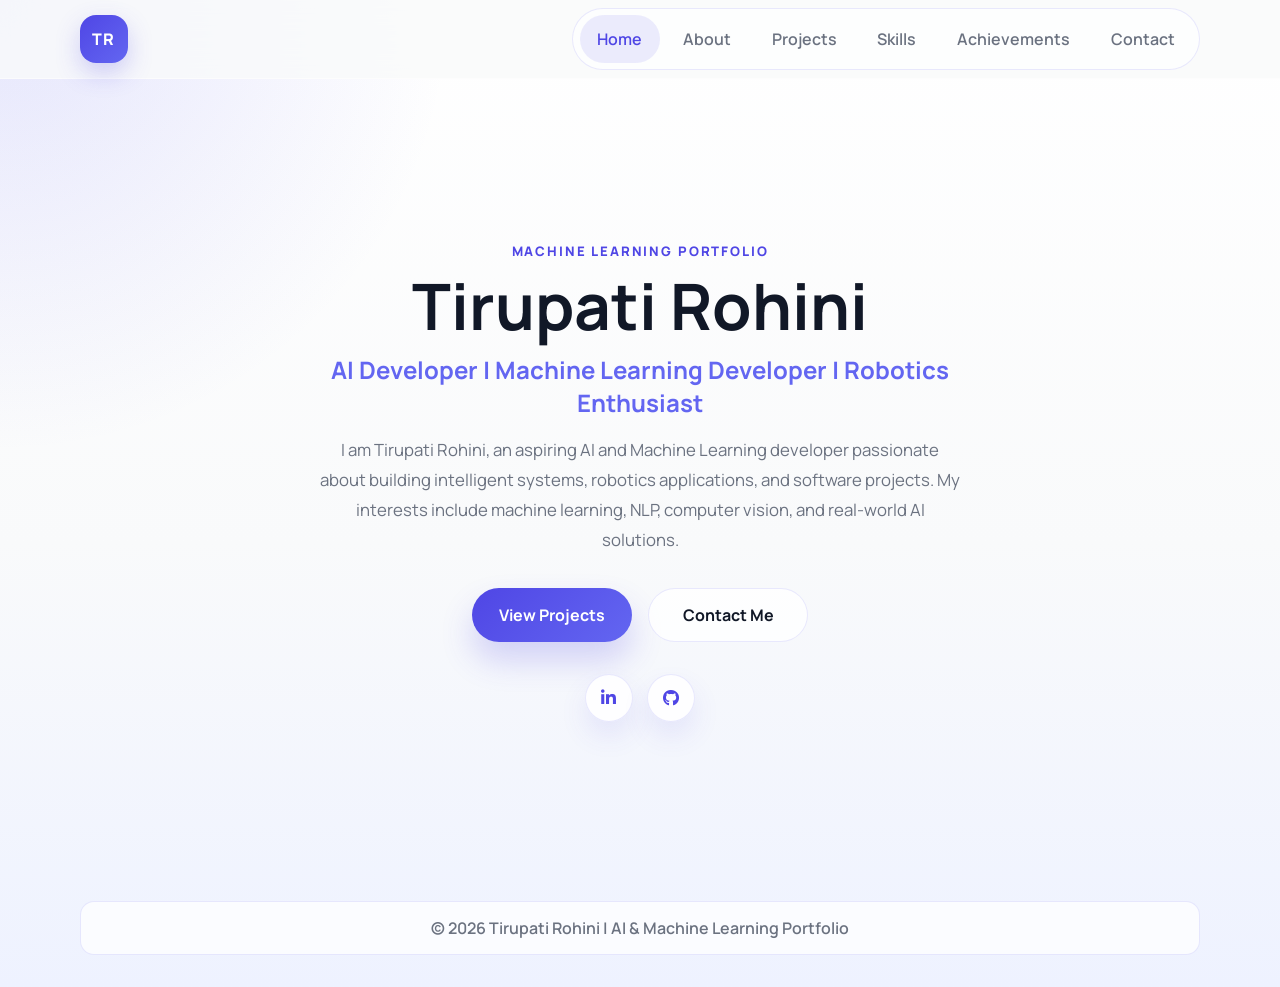
<file: index.html>
<!DOCTYPE html>
<html lang="en">
<head>
  <meta charset="UTF-8">
  <meta name="viewport" content="width=device-width, initial-scale=1.0">
  <title>Tirupati Rohini | AI & Machine Learning Portfolio</title>
  <meta
    name="description"
    content="Tirupati Rohini is an AI and Machine Learning enthusiast passionate about intelligent systems, data analysis, robotics, and software development."
  >
  <meta
    name="keywords"
    content="Tirupati Rohini, AI developer, machine learning portfolio, software engineer, robotics, ML projects, AI projects"
  >
  <meta name="author" content="Tirupati Rohini">
  <meta name="robots" content="index, follow">
  <link rel="canonical" href="https://YOUR-RENDER-URL.onrender.com/">

  <!-- Open Graph -->
  <meta property="og:title" content="Tirupati Rohini | AI & Machine Learning Portfolio">
  <meta property="og:description" content="Portfolio showcasing AI, ML, robotics, and software projects by Tirupati Rohini.">
  <meta property="og:type" content="website">
  <meta property="og:url" content="https://YOUR-RENDER-URL.onrender.com">

  <!-- Twitter -->
  <meta name="twitter:card" content="summary_large_image">
  <meta name="twitter:title" content="Tirupati Rohini | AI & ML Portfolio">
  <meta name="twitter:description" content="AI and Machine Learning Portfolio by Tirupati Rohini">
  <link rel="preconnect" href="https://fonts.googleapis.com">
  <link rel="preconnect" href="https://fonts.gstatic.com" crossorigin>
  <link href="https://fonts.googleapis.com/css2?family=Manrope:wght@400;500;600;700;800&display=swap" rel="stylesheet">
  <link rel="stylesheet" href="https://cdnjs.cloudflare.com/ajax/libs/font-awesome/6.5.2/css/all.min.css">
  <link rel="stylesheet" href="index.css">
</head>
<body>
  <a class="skip-link" href="#main-content">Skip to main content</a>
  <header class="site-header">
    <nav class="navbar" aria-label="Primary navigation">
      <a class="brand" href="index.html">TR</a>
      <input class="nav-toggle" type="checkbox" id="nav-toggle" aria-label="Toggle navigation menu" aria-controls="primary-menu">
      <label class="nav-toggle-label" for="nav-toggle" aria-hidden="true">
        <span></span>
      </label>
      <ul class="nav-links" id="primary-menu">
        <li><a class="active" href="index.html">Home</a></li>
        <li><a href="about.html">About</a></li>
        <li><a href="projects.html">Projects</a></li>
        <li><a href="skills.html">Skills</a></li>
        <li><a href="achievements.html">Achievements</a></li>
        <li><a href="contact.html">Contact</a></li>
      </ul>
    </nav>
  </header>

  <main id="main-content">
    <section class="hero" aria-labelledby="home-title">
      <div class="hero-copy">
        <p class="eyebrow">Machine Learning Portfolio</p>
        <h1 id="home-title">Tirupati Rohini</h1>
        <p class="title">AI Developer | Machine Learning Developer | Robotics Enthusiast</p>
        <p class="intro">
          I am Tirupati Rohini, an aspiring AI and Machine Learning developer passionate about
          building intelligent systems, robotics applications, and software projects.
          My interests include machine learning, NLP, computer vision, and real-world AI solutions.
        </p>
        <div class="hero-actions">
          <a class="btn btn-primary" href="projects.html">View Projects</a>
          <a class="btn btn-secondary" href="contact.html">Contact Me</a>
        </div>
        <div class="social-links" aria-label="Social links">
          <a href="https://www.linkedin.com/in/tirupatirohini/" target="_blank" rel="noreferrer" aria-label="LinkedIn">
            <i class="fa-brands fa-linkedin-in"></i>
          </a>
          <a href="https://github.com/Rohini1204" target="_blank" rel="noreferrer" aria-label="GitHub">
            <i class="fa-brands fa-github"></i>
          </a>
        </div>
      </div>
    </section>
  </main>
  <footer class="footer">
    <p>&copy; 2026 Tirupati Rohini | AI &amp; Machine Learning Portfolio</p>
  </footer>
</body>
</html>
</file>
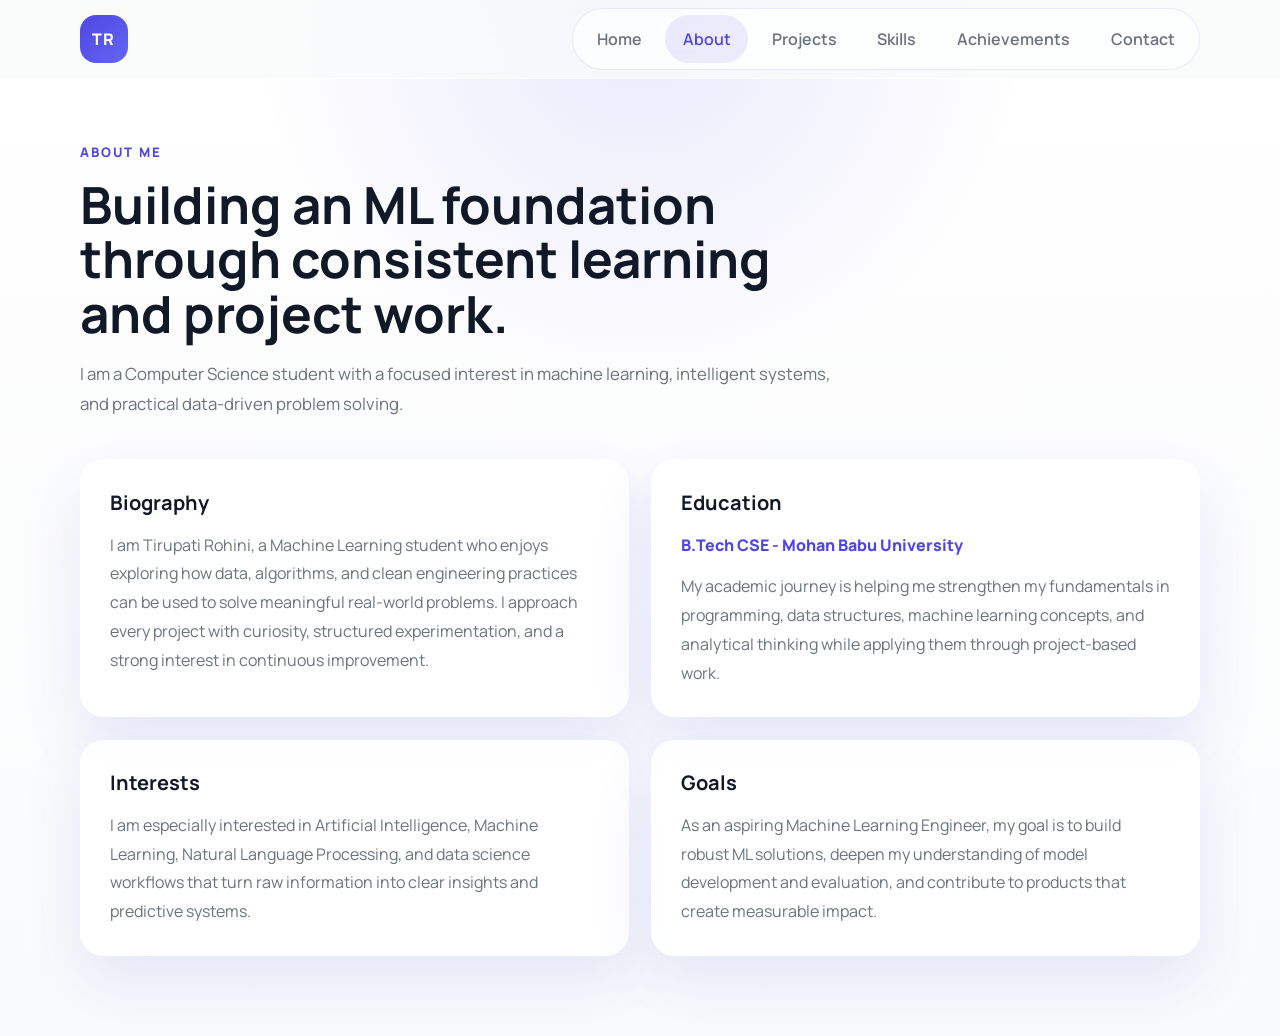
<file: about.html>
<!DOCTYPE html>
<html lang="en">
<head>
  <meta charset="UTF-8">
  <meta name="viewport" content="width=device-width, initial-scale=1.0">
  <title>About | Tirupati Rohini</title>
  <meta name="description" content="About Tirupati Rohini, a Machine Learning student interested in AI, data science, and intelligent systems.">
  <link rel="preconnect" href="https://fonts.googleapis.com">
  <link rel="preconnect" href="https://fonts.gstatic.com" crossorigin>
  <link href="https://fonts.googleapis.com/css2?family=Manrope:wght@400;500;600;700;800&display=swap" rel="stylesheet">
  <link rel="stylesheet" href="about.css">
</head>
<body>
  <header class="site-header">
    <nav class="navbar" aria-label="Primary navigation">
      <a class="brand" href="index.html">TR</a>
      <input class="nav-toggle" type="checkbox" id="nav-toggle" aria-label="Toggle navigation">
      <label class="nav-toggle-label" for="nav-toggle"><span></span></label>
      <ul class="nav-links">
        <li><a href="index.html">Home</a></li>
        <li><a class="active" href="about.html">About</a></li>
        <li><a href="projects.html">Projects</a></li>
        <li><a href="skills.html">Skills</a></li>
        <li><a href="achievements.html">Achievements</a></li>
        <li><a href="contact.html">Contact</a></li>
      </ul>
    </nav>
  </header>

  <main class="page-shell">
    <section class="page-hero">
      <p class="eyebrow">About Me</p>
      <h1>Building an ML foundation through consistent learning and project work.</h1>
      <p>
        I am a Computer Science student with a focused interest in machine learning, intelligent systems,
        and practical data-driven problem solving.
      </p>
    </section>

    <section class="about-grid">
      <article class="info-card">
        <h2>Biography</h2>
        <p>
          I am Tirupati Rohini, a Machine Learning student who enjoys exploring how data, algorithms,
          and clean engineering practices can be used to solve meaningful real-world problems. I approach
          every project with curiosity, structured experimentation, and a strong interest in continuous improvement.
        </p>
      </article>

      <article class="info-card">
        <h2>Education</h2>
        <p class="highlight">B.Tech CSE - Mohan Babu University</p>
        <p>
          My academic journey is helping me strengthen my fundamentals in programming, data structures,
          machine learning concepts, and analytical thinking while applying them through project-based work.
        </p>
      </article>

      <article class="info-card">
        <h2>Interests</h2>
        <p>
          I am especially interested in Artificial Intelligence, Machine Learning, Natural Language Processing,
          and data science workflows that turn raw information into clear insights and predictive systems.
        </p>
      </article>

      <article class="info-card">
        <h2>Goals</h2>
        <p>
          As an aspiring Machine Learning Engineer, my goal is to build robust ML solutions, deepen my understanding
          of model development and evaluation, and contribute to products that create measurable impact.
        </p>
      </article>
    </section>
  </main>
</body>
</html>
</file>
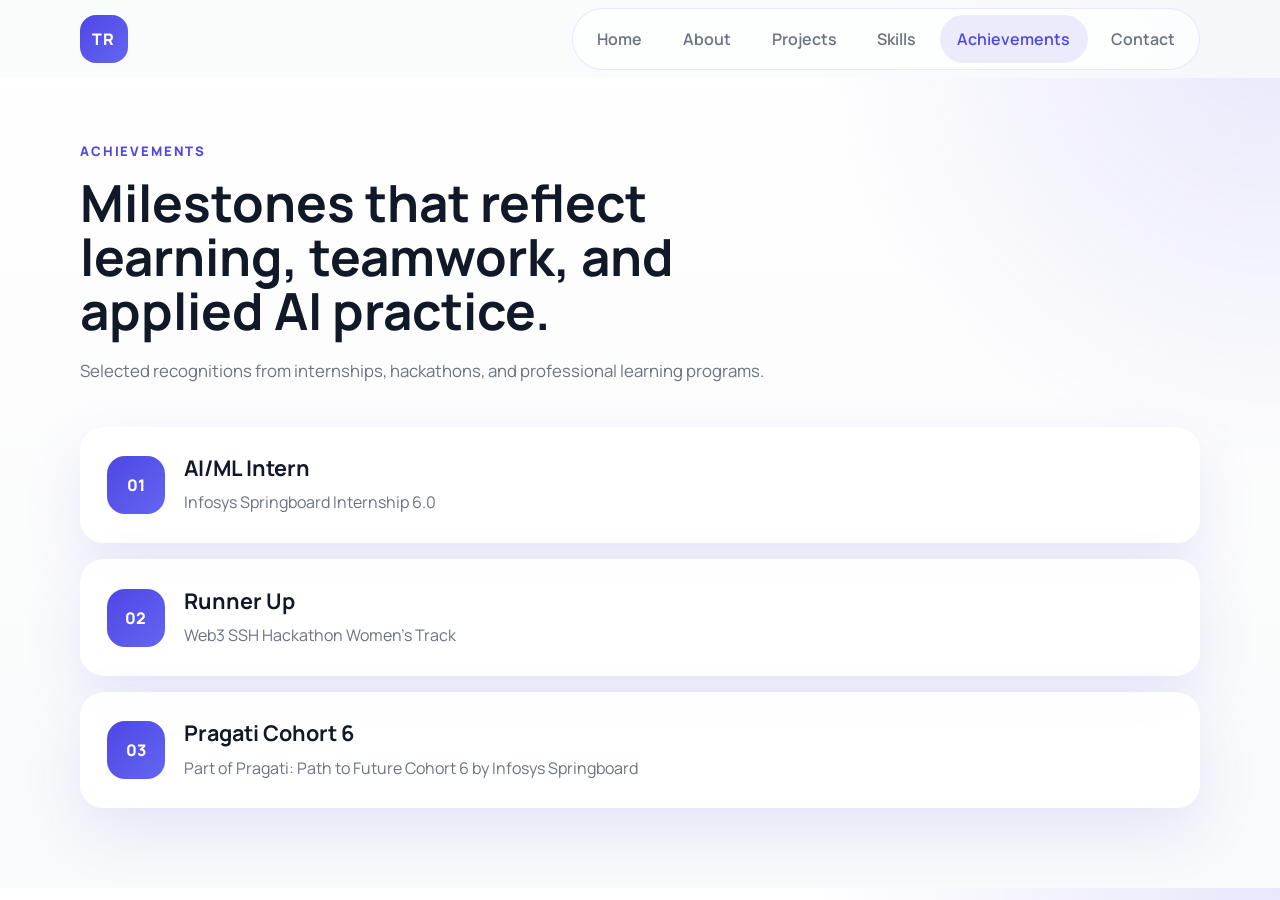
<file: achievements.html>
<!DOCTYPE html>
<html lang="en">
<head>
  <meta charset="UTF-8">
  <meta name="viewport" content="width=device-width, initial-scale=1.0">
  <title>Achievements | Tirupati Rohini</title>
  <meta name="description" content="Achievements, internships, and recognition earned by Tirupati Rohini.">
  <link rel="preconnect" href="https://fonts.googleapis.com">
  <link rel="preconnect" href="https://fonts.gstatic.com" crossorigin>
  <link href="https://fonts.googleapis.com/css2?family=Manrope:wght@400;500;600;700;800&display=swap" rel="stylesheet">
  <link rel="stylesheet" href="achievements.css">
</head>
<body>
  <header class="site-header">
    <nav class="navbar" aria-label="Primary navigation">
      <a class="brand" href="index.html">TR</a>
      <input class="nav-toggle" type="checkbox" id="nav-toggle" aria-label="Toggle navigation">
      <label class="nav-toggle-label" for="nav-toggle"><span></span></label>
      <ul class="nav-links">
        <li><a href="index.html">Home</a></li>
        <li><a href="about.html">About</a></li>
        <li><a href="projects.html">Projects</a></li>
        <li><a href="skills.html">Skills</a></li>
        <li><a class="active" href="achievements.html">Achievements</a></li>
        <li><a href="contact.html">Contact</a></li>
      </ul>
    </nav>
  </header>

  <main class="page-shell">
    <section class="page-hero">
      <p class="eyebrow">Achievements</p>
      <h1>Milestones that reflect learning, teamwork, and applied AI practice.</h1>
      <p>Selected recognitions from internships, hackathons, and professional learning programs.</p>
    </section>

    <section class="achievements-list" aria-label="Achievement list">
      <article class="achievement-card">
        <span class="achievement-number">01</span>
        <div>
          <h2>AI/ML Intern</h2>
          <p>Infosys Springboard Internship 6.0</p>
        </div>
      </article>

      <article class="achievement-card">
        <span class="achievement-number">02</span>
        <div>
          <h2>Runner Up</h2>
          <p>Web3 SSH Hackathon Women's Track</p>
        </div>
      </article>

      <article class="achievement-card">
        <span class="achievement-number">03</span>
        <div>
          <h2>Pragati Cohort 6</h2>
          <p>Part of Pragati: Path to Future Cohort 6 by Infosys Springboard</p>
        </div>
      </article>
    </section>
  </main>
</body>
</html>
</file>
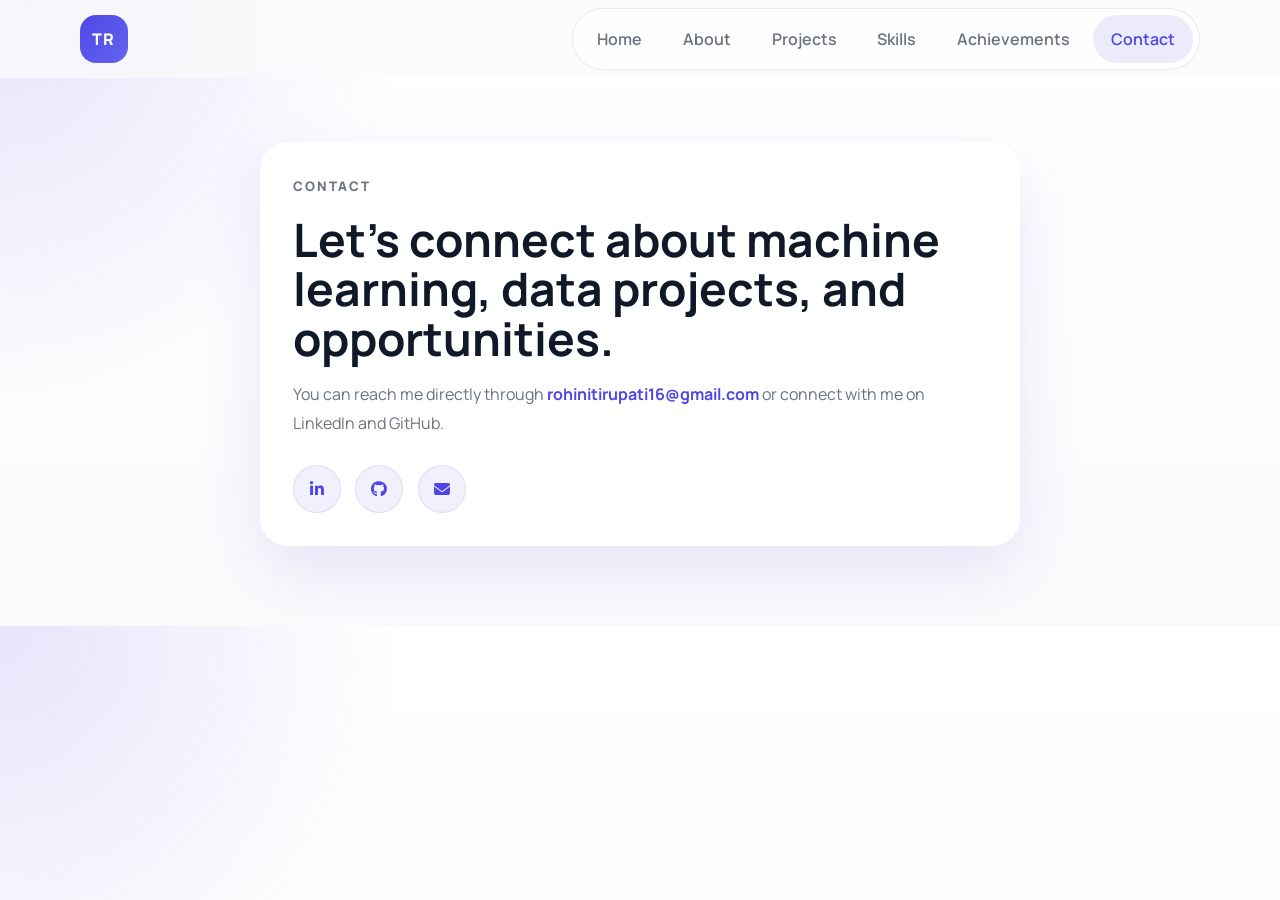
<file: contact.html>
<!DOCTYPE html>
<html lang="en">
<head>
  <meta charset="UTF-8">
  <meta name="viewport" content="width=device-width, initial-scale=1.0">
  <title>Contact | Tirupati Rohini</title>
  <meta name="description" content="Contact Tirupati Rohini for collaboration, projects, and opportunities.">
  <link rel="preconnect" href="https://fonts.googleapis.com">
  <link rel="preconnect" href="https://fonts.gstatic.com" crossorigin>
  <link href="https://fonts.googleapis.com/css2?family=Manrope:wght@400;500;600;700;800&display=swap" rel="stylesheet">
  <link rel="stylesheet" href="https://cdnjs.cloudflare.com/ajax/libs/font-awesome/6.5.2/css/all.min.css">
  <link rel="stylesheet" href="contact.css">
</head>
<body>
  <header class="site-header">
    <nav class="navbar" aria-label="Primary navigation">
      <a class="brand" href="index.html">TR</a>
      <input class="nav-toggle" type="checkbox" id="nav-toggle" aria-label="Toggle navigation">
      <label class="nav-toggle-label" for="nav-toggle"><span></span></label>
      <ul class="nav-links">
        <li><a href="index.html">Home</a></li>
        <li><a href="about.html">About</a></li>
        <li><a href="projects.html">Projects</a></li>
        <li><a href="skills.html">Skills</a></li>
        <li><a href="achievements.html">Achievements</a></li>
        <li><a class="active" href="contact.html">Contact</a></li>
      </ul>
    </nav>
  </header>

  <main class="page-shell">
    <section class="contact-panel">
      <div class="contact-copy">
        <p class="eyebrow">Contact</p>
        <h1>Let's connect about machine learning, data projects, and opportunities.</h1>
        <p>
          You can reach me directly through
          <a href="mailto:rohinitirupati16@gmail.com">rohinitirupati16@gmail.com</a>
          or connect with me on LinkedIn and GitHub.
        </p>
        <div class="contact-links" aria-label="External links">
          <a href="https://www.linkedin.com/in/tirupatirohini/" target="_blank" rel="noreferrer" aria-label="LinkedIn">
            <i class="fa-brands fa-linkedin-in"></i>
          </a>
          <a href="https://github.com/Rohini1204" target="_blank" rel="noreferrer" aria-label="GitHub">
            <i class="fa-brands fa-github"></i>
          </a>
          <a href="mailto:rohinitirupati16@gmail.com" aria-label="Email">
            <i class="fa-solid fa-envelope"></i>
          </a>
        </div>
      </div>
    </section>
  </main>
</body>
</html>
</file>
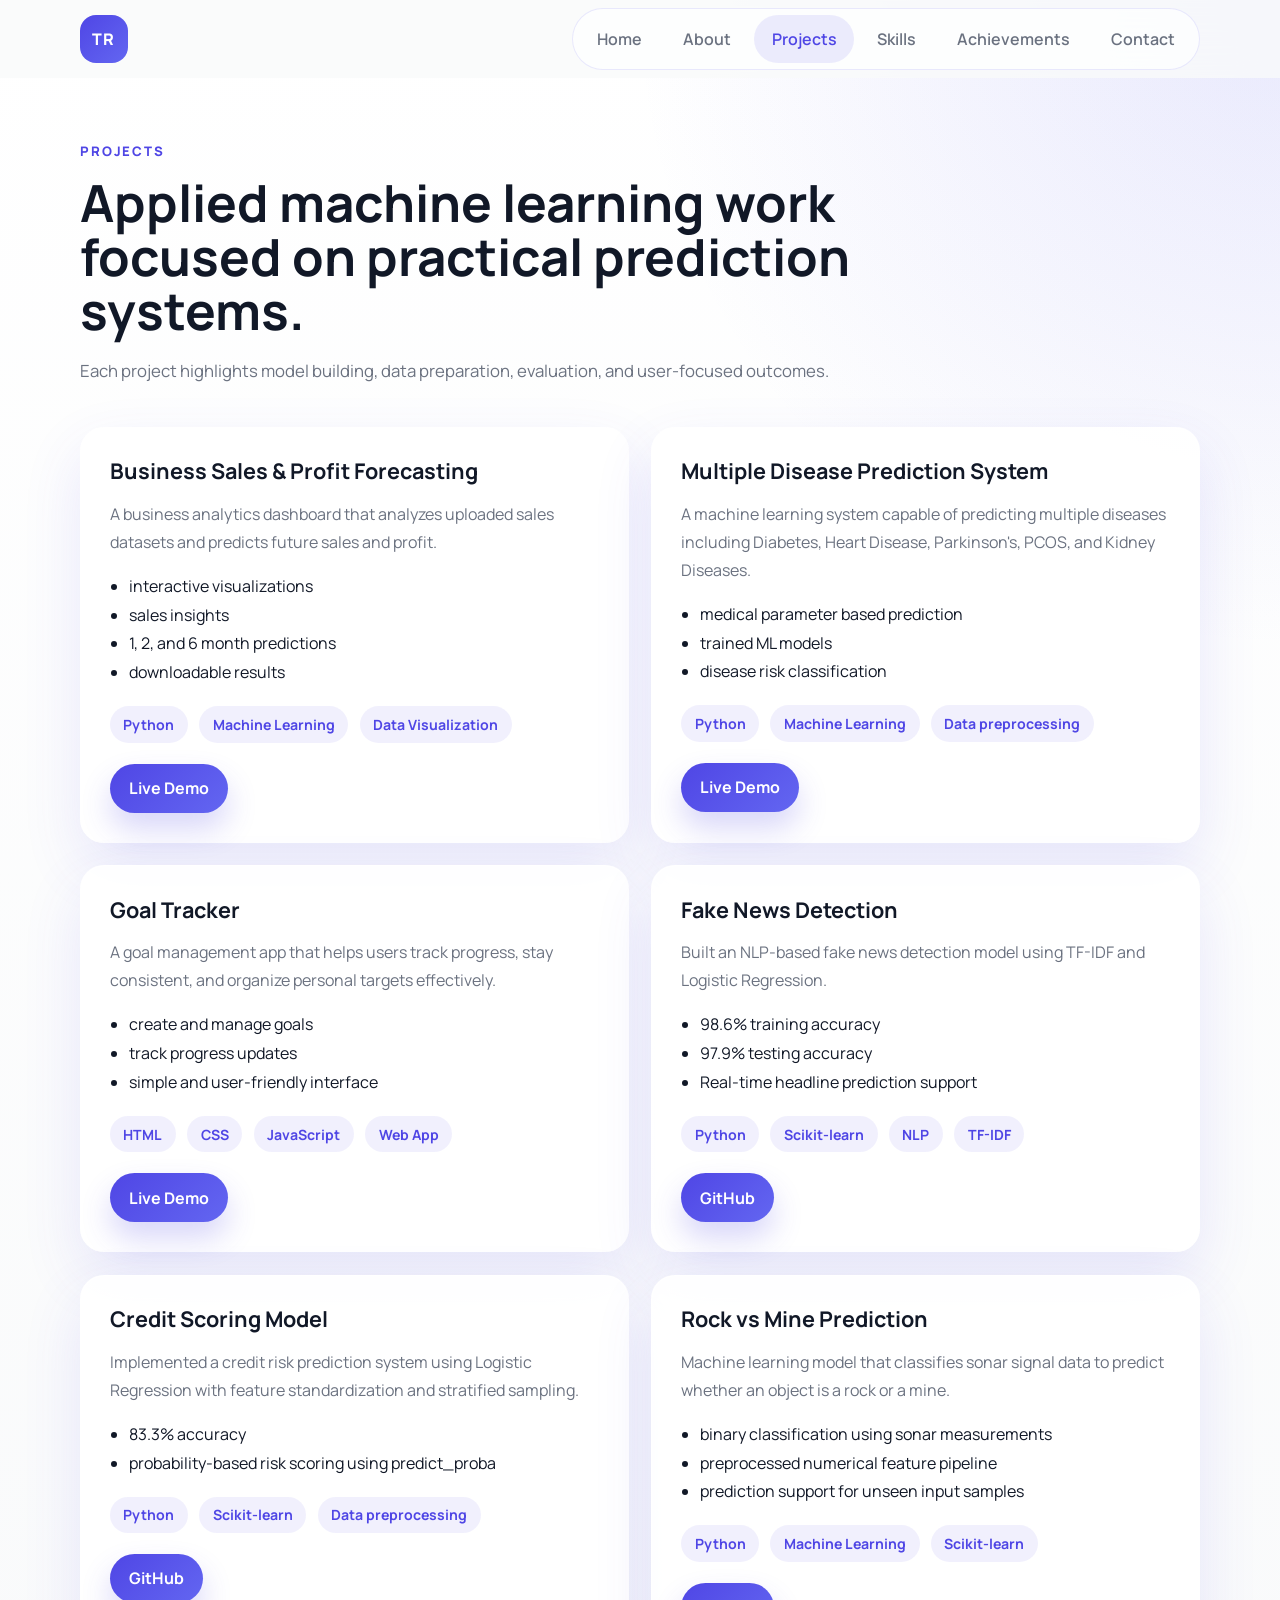
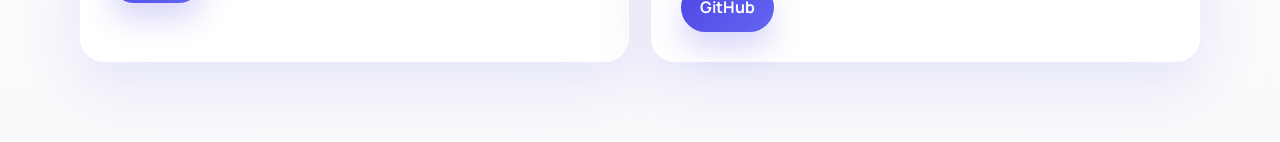
<file: projects.html>
<!DOCTYPE html>
<html lang="en">
<head>
  <meta charset="UTF-8">
  <meta name="viewport" content="width=device-width, initial-scale=1.0">
  <title>Projects | Tirupati Rohini</title>
  <meta name="description" content="Machine learning and data-driven projects by Tirupati Rohini.">
  <link rel="preconnect" href="https://fonts.googleapis.com">
  <link rel="preconnect" href="https://fonts.gstatic.com" crossorigin>
  <link href="https://fonts.googleapis.com/css2?family=Manrope:wght@400;500;600;700;800&display=swap" rel="stylesheet">
  <link rel="stylesheet" href="projects.css">
</head>
<body>
  <header class="site-header">
    <nav class="navbar" aria-label="Primary navigation">
      <a class="brand" href="index.html">TR</a>
      <input class="nav-toggle" type="checkbox" id="nav-toggle" aria-label="Toggle navigation">
      <label class="nav-toggle-label" for="nav-toggle"><span></span></label>
      <ul class="nav-links">
        <li><a href="index.html">Home</a></li>
        <li><a href="about.html">About</a></li>
        <li><a class="active" href="projects.html">Projects</a></li>
        <li><a href="skills.html">Skills</a></li>
        <li><a href="achievements.html">Achievements</a></li>
        <li><a href="contact.html">Contact</a></li>
      </ul>
    </nav>
  </header>

  <main class="page-shell">
    <section class="page-hero">
      <p class="eyebrow">Projects</p>
      <h1>Applied machine learning work focused on practical prediction systems.</h1>
      <p>Each project highlights model building, data preparation, evaluation, and user-focused outcomes.</p>
    </section>

    <section class="projects-grid">
      <article class="project-card">
        <h2>Business Sales &amp; Profit Forecasting</h2>
        <p>A business analytics dashboard that analyzes uploaded sales datasets and predicts future sales and profit.</p>
        <ul class="feature-list">
          <li>interactive visualizations</li>
          <li>sales insights</li>
          <li>1, 2, and 6 month predictions</li>
          <li>downloadable results</li>
        </ul>
        <div class="tags">
          <span>Python</span>
          <span>Machine Learning</span>
          <span>Data Visualization</span>
        </div>
        <a class="project-link" href="https://profit-analyzerr.onrender.com" target="_blank" rel="noreferrer" aria-label="Live link for Business Sales and Profit Forecasting Dashboard">Live Demo</a>
      </article>

      <article class="project-card">
        <h2>Multiple Disease Prediction System</h2>
        <p>A machine learning system capable of predicting multiple diseases including Diabetes, Heart Disease, Parkinson's, PCOS, and Kidney Diseases.</p>
        <ul class="feature-list">
          <li>medical parameter based prediction</li>
          <li>trained ML models</li>
          <li>disease risk classification</li>
        </ul>
        <div class="tags">
          <span>Python</span>
          <span>Machine Learning</span>
          <span>Data preprocessing</span>
        </div>
        <a class="project-link" href="https://multiple-disease-prediction-wgwf.onrender.com/" target="_blank" rel="noreferrer" aria-label="Live demo for Multiple Disease Prediction System">Live Demo</a>
      </article>

      <article class="project-card">
        <h2>Goal Tracker</h2>
        <p>A goal management app that helps users track progress, stay consistent, and organize personal targets effectively.</p>
        <ul class="feature-list">
          <li>create and manage goals</li>
          <li>track progress updates</li>
          <li>simple and user-friendly interface</li>
        </ul>
        <div class="tags">
          <span>HTML</span>
          <span>CSS</span>
          <span>JavaScript</span>
          <span>Web App</span>
        </div>
        <a class="project-link" href="https://goal-tracker-smxg.onrender.com/" target="_blank" rel="noreferrer" aria-label="Live demo for Goal Tracker">Live Demo</a>
      </article>

      <article class="project-card">
        <h2>Fake News Detection</h2>
        <p>Built an NLP-based fake news detection model using TF-IDF and Logistic Regression.</p>
        <ul class="feature-list">
          <li>98.6% training accuracy</li>
          <li>97.9% testing accuracy</li>
          <li>Real-time headline prediction support</li>
        </ul>
        <div class="tags">
          <span>Python</span>
          <span>Scikit-learn</span>
          <span>NLP</span>
          <span>TF-IDF</span>
        </div>
        <a class="project-link" href="https://github.com/Rohini1204/Fake-News-Prediction" target="_blank" rel="noreferrer" aria-label="GitHub link for Fake News Detection">GitHub</a>
      </article>

      <article class="project-card">
        <h2>Credit Scoring Model</h2>
        <p>Implemented a credit risk prediction system using Logistic Regression with feature standardization and stratified sampling.</p>
        <ul class="feature-list">
          <li>83.3% accuracy</li>
          <li>probability-based risk scoring using predict_proba</li>
        </ul>
        <div class="tags">
          <span>Python</span>
          <span>Scikit-learn</span>
          <span>Data preprocessing</span>
        </div>
        <a class="project-link" href="https://github.com/Rohini1204/Credit_Scoring" target="_blank" rel="noreferrer" aria-label="GitHub link for Credit Scoring Model">GitHub</a>
      </article>

      <article class="project-card">
        <h2>Rock vs Mine Prediction</h2>
        <p>Machine learning model that classifies sonar signal data to predict whether an object is a rock or a mine.</p>
        <ul class="feature-list">
          <li>binary classification using sonar measurements</li>
          <li>preprocessed numerical feature pipeline</li>
          <li>prediction support for unseen input samples</li>
        </ul>
        <div class="tags">
          <span>Python</span>
          <span>Machine Learning</span>
          <span>Scikit-learn</span>
        </div>
        <a class="project-link" href="https://github.com/Rohini1204/Rock-VS-Mine-Prediction" target="_blank" rel="noreferrer" aria-label="GitHub link for Rock vs Mine Prediction">GitHub</a>
      </article>
    </section>
  </main>
</body>
</html>
</file>
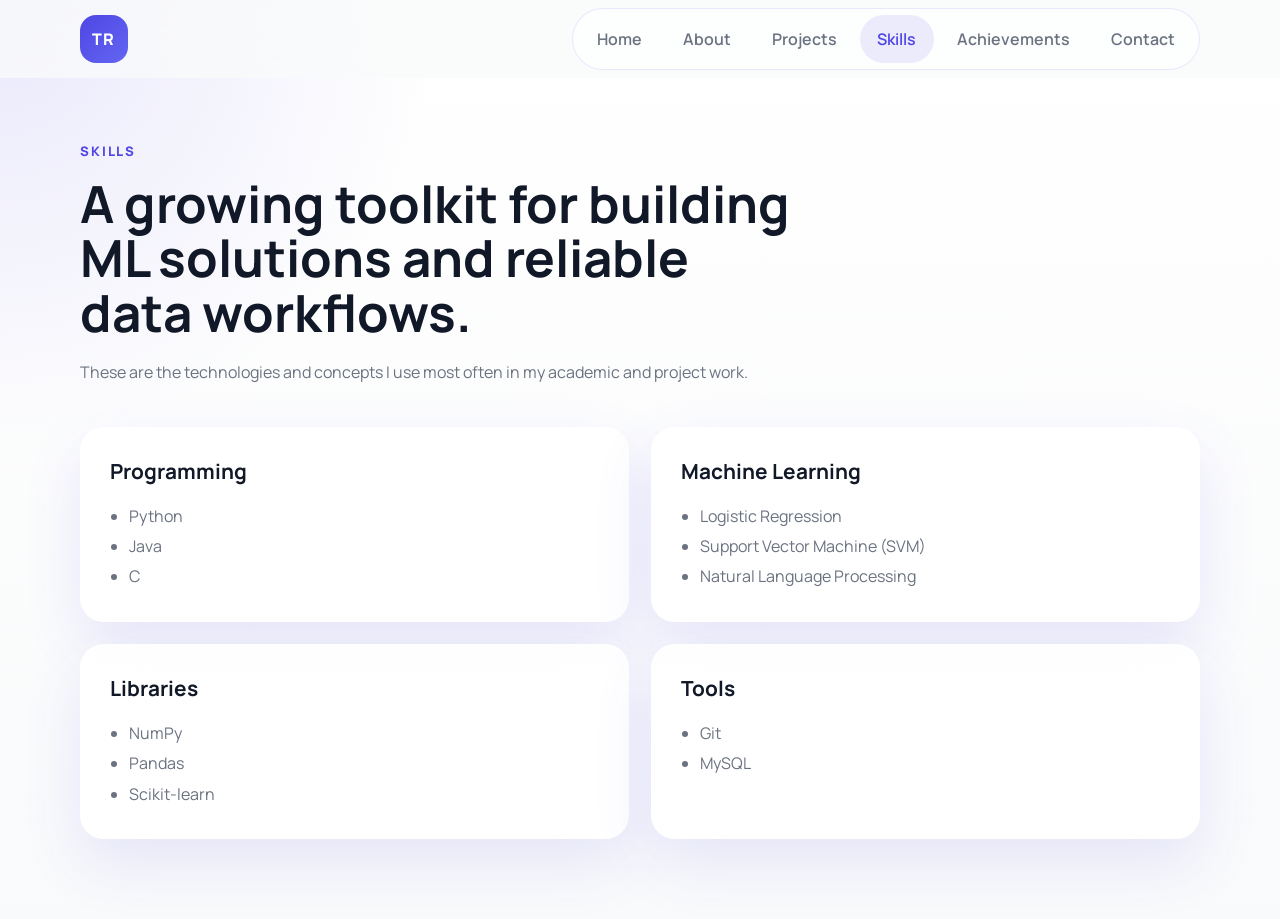
<file: skills.html>
<!DOCTYPE html>
<html lang="en">
<head>
  <meta charset="UTF-8">
  <meta name="viewport" content="width=device-width, initial-scale=1.0">
  <title>Skills | Tirupati Rohini</title>
  <meta name="description" content="Skills of Tirupati Rohini in programming, machine learning, libraries, and tools.">
  <link rel="preconnect" href="https://fonts.googleapis.com">
  <link rel="preconnect" href="https://fonts.gstatic.com" crossorigin>
  <link href="https://fonts.googleapis.com/css2?family=Manrope:wght@400;500;600;700;800&display=swap" rel="stylesheet">
  <link rel="stylesheet" href="skills.css">
</head>
<body>
  <header class="site-header">
    <nav class="navbar" aria-label="Primary navigation">
      <a class="brand" href="index.html">TR</a>
      <input class="nav-toggle" type="checkbox" id="nav-toggle" aria-label="Toggle navigation">
      <label class="nav-toggle-label" for="nav-toggle"><span></span></label>
      <ul class="nav-links">
        <li><a href="index.html">Home</a></li>
        <li><a href="about.html">About</a></li>
        <li><a href="projects.html">Projects</a></li>
        <li><a class="active" href="skills.html">Skills</a></li>
        <li><a href="achievements.html">Achievements</a></li>
        <li><a href="contact.html">Contact</a></li>
      </ul>
    </nav>
  </header>

  <main class="page-shell">
    <section class="page-hero">
      <p class="eyebrow">Skills</p>
      <h1>A growing toolkit for building ML solutions and reliable data workflows.</h1>
      <p>These are the technologies and concepts I use most often in my academic and project work.</p>
    </section>

    <section class="skills-grid">
      <article class="skill-card">
        <h2>Programming</h2>
        <ul>
          <li>Python</li>
          <li>Java</li>
          <li>C</li>
        </ul>
      </article>

      <article class="skill-card">
        <h2>Machine Learning</h2>
        <ul>
          <li>Logistic Regression</li>
          <li>Support Vector Machine (SVM)</li>
          <li>Natural Language Processing</li>
        </ul>
      </article>

      <article class="skill-card">
        <h2>Libraries</h2>
        <ul>
          <li>NumPy</li>
          <li>Pandas</li>
          <li>Scikit-learn</li>
        </ul>
      </article>

      <article class="skill-card">
        <h2>Tools</h2>
        <ul>
          <li>Git</li>
          <li>MySQL</li>
        </ul>
      </article>
    </section>
  </main>
</body>
</html>
</file>
<file: index.css>
:root {
  --primary: #4f46e5;
  --secondary: #6366f1;
  --background: #f9fafb;
  --surface: #ffffff;
  --text: #111827;
  --muted: #6b7280;
  --border: rgba(99, 102, 241, 0.14);
  --shadow: 0 24px 60px rgba(79, 70, 229, 0.12);
  --radius-lg: 28px;
  --max-width: 1120px;
}

* {
  box-sizing: border-box;
}

html {
  scroll-behavior: smooth;
}

body {
  margin: 0;
  font-family: "Manrope", sans-serif;
  color: var(--text);
  background:
    radial-gradient(circle at top left, rgba(99, 102, 241, 0.16), transparent 28%),
    linear-gradient(180deg, #ffffff 0%, var(--background) 55%, #eef2ff 100%);
  min-height: 100vh;
}

.skip-link {
  position: absolute;
  left: 0.75rem;
  top: -100%;
  background: #111827;
  color: #ffffff;
  padding: 0.6rem 0.9rem;
  border-radius: 10px;
  z-index: 100;
  font-weight: 700;
}

.skip-link:focus {
  top: 0.75rem;
}

a {
  color: inherit;
  text-decoration: none;
}

img {
  display: block;
  max-width: 100%;
}

.site-header {
  position: sticky;
  top: 0;
  z-index: 10;
  backdrop-filter: blur(18px);
  background: rgba(249, 250, 251, 0.8);
  border-bottom: 1px solid rgba(255, 255, 255, 0.5);
}

.navbar {
  width: min(var(--max-width), calc(100% - 2rem));
  margin: 0 auto;
  display: flex;
  align-items: center;
  justify-content: space-between;
  min-height: 78px;
  gap: 1rem;
}

.brand {
  width: 48px;
  height: 48px;
  border-radius: 16px;
  display: grid;
  place-items: center;
  background: linear-gradient(135deg, var(--primary), var(--secondary));
  color: #fff;
  font-weight: 800;
  letter-spacing: 0.08em;
  box-shadow: 0 10px 25px rgba(79, 70, 229, 0.25);
}

.nav-links {
  list-style: none;
  display: flex;
  align-items: center;
  gap: 0.35rem;
  margin: 0;
  padding: 0.4rem;
  background: rgba(255, 255, 255, 0.72);
  border: 1px solid var(--border);
  border-radius: 999px;
}

.nav-links a {
  display: inline-flex;
  align-items: center;
  justify-content: center;
  padding: 0.8rem 1.1rem;
  color: var(--muted);
  font-weight: 600;
  border-radius: 999px;
  transition: 0.25s ease;
}

.nav-links a:hover,
.nav-links a.active {
  color: var(--primary);
  background: rgba(79, 70, 229, 0.1);
}

.nav-toggle,
.nav-toggle-label {
  display: none;
}

.hero {
  width: min(var(--max-width), calc(100% - 2rem));
  margin: 0 auto;
  min-height: calc(100vh - 78px);
  display: flex;
  align-items: center;
  justify-content: center;
  padding: 3rem 0 4rem;
}

.hero-copy {
  max-width: 640px;
  text-align: center;
}

.eyebrow {
  margin: 0 0 1rem;
  color: var(--primary);
  font-weight: 800;
  text-transform: uppercase;
  letter-spacing: 0.14em;
  font-size: 0.82rem;
}

h1 {
  margin: 0;
  font-size: clamp(2.9rem, 5vw, 5rem);
  line-height: 0.95;
}

.title {
  margin: 1rem 0;
  font-size: clamp(1.1rem, 2.3vw, 1.5rem);
  color: var(--secondary);
  font-weight: 700;
}

.intro {
  margin: 0;
  color: var(--muted);
  font-size: 1.05rem;
  line-height: 1.8;
}

.hero-actions {
  display: flex;
  flex-wrap: wrap;
  gap: 1rem;
  margin-top: 2rem;
  justify-content: center;
}

.btn {
  display: inline-flex;
  align-items: center;
  justify-content: center;
  min-width: 160px;
  padding: 0.95rem 1.4rem;
  border-radius: 999px;
  font-weight: 700;
  transition: transform 0.25s ease, box-shadow 0.25s ease;
}

.btn:hover {
  transform: translateY(-3px);
}

.btn-primary {
  color: #fff;
  background: linear-gradient(135deg, var(--primary), var(--secondary));
  box-shadow: 0 18px 32px rgba(79, 70, 229, 0.22);
}

.btn-secondary {
  border: 1px solid var(--border);
  background: rgba(255, 255, 255, 0.78);
  color: var(--text);
}

.btn-secondary:hover {
  box-shadow: 0 16px 26px rgba(17, 24, 39, 0.08);
}

.social-links {
  display: flex;
  gap: 0.9rem;
  margin-top: 2rem;
  justify-content: center;
}

.social-links a {
  width: 48px;
  height: 48px;
  display: grid;
  place-items: center;
  font-size: 1.05rem;
  border-radius: 50%;
  color: var(--primary);
  background: rgba(255, 255, 255, 0.85);
  border: 1px solid var(--border);
  box-shadow: 0 14px 28px rgba(79, 70, 229, 0.1);
  transition: transform 0.25s ease, background 0.25s ease, color 0.25s ease;
}

.social-links a:hover {
  transform: translateY(-4px);
  color: #fff;
  background: linear-gradient(135deg, var(--primary), var(--secondary));
}

.footer {
  width: min(var(--max-width), calc(100% - 2rem));
  margin: 0 auto;
  padding: 0 0 2rem;
  text-align: center;
}

.footer p {
  margin: 0;
  border: 1px solid var(--border);
  background: rgba(255, 255, 255, 0.72);
  color: var(--muted);
  border-radius: 14px;
  padding: 0.95rem 1rem;
  font-weight: 600;
}

@media (max-width: 900px) {
  .hero {
    padding-top: 2rem;
  }
}

@media (max-width: 720px) {
  .nav-toggle-label {
    display: inline-flex;
    width: 48px;
    height: 48px;
    border-radius: 14px;
    border: 1px solid var(--border);
    align-items: center;
    justify-content: center;
    cursor: pointer;
    background: rgba(255, 255, 255, 0.78);
  }

  .nav-toggle-label span,
  .nav-toggle-label span::before,
  .nav-toggle-label span::after {
    display: block;
    width: 22px;
    height: 2px;
    background: var(--text);
    border-radius: 999px;
    position: relative;
    transition: 0.25s ease;
  }

  .nav-toggle-label span::before,
  .nav-toggle-label span::after {
    content: "";
    position: absolute;
    left: 0;
  }

  .nav-toggle-label span::before {
    top: -7px;
  }

  .nav-toggle-label span::after {
    top: 7px;
  }

  .nav-links {
    position: absolute;
    top: calc(100% + 0.8rem);
    right: 1rem;
    left: 1rem;
    flex-direction: column;
    align-items: stretch;
    padding: 0.8rem;
    border-radius: 24px;
    box-shadow: var(--shadow);
    opacity: 0;
    visibility: hidden;
    transform: translateY(-10px);
    transition: 0.25s ease;
  }

  .nav-links a {
    justify-content: flex-start;
    border-radius: 14px;
  }

  .nav-toggle:checked ~ .nav-links {
    opacity: 1;
    visibility: visible;
    transform: translateY(0);
  }

  .nav-toggle:checked + .nav-toggle-label span {
    background: transparent;
  }

  .nav-toggle:checked + .nav-toggle-label span::before {
    transform: rotate(45deg);
    top: 0;
  }

  .nav-toggle:checked + .nav-toggle-label span::after {
    transform: rotate(-45deg);
    top: 0;
  }
}

@media (max-width: 540px) {
  .navbar,
  .hero,
  .footer {
    width: min(var(--max-width), calc(100% - 1.2rem));
  }

  .hero {
    padding-bottom: 2.5rem;
  }

  h1 {
    font-size: 2.5rem;
  }

  .intro {
    font-size: 1rem;
  }

  .btn {
    width: 100%;
  }
}
</file>
<file: about.css>
:root {
  --primary: #4f46e5;
  --secondary: #6366f1;
  --background: #f9fafb;
  --surface: #ffffff;
  --text: #111827;
  --muted: #6b7280;
  --border: rgba(99, 102, 241, 0.14);
  --shadow: 0 24px 60px rgba(79, 70, 229, 0.12);
  --max-width: 1120px;
}

* {
  box-sizing: border-box;
}

body {
  margin: 0;
  font-family: "Manrope", sans-serif;
  color: var(--text);
  background:
    radial-gradient(circle at top, rgba(79, 70, 229, 0.12), transparent 32%),
    linear-gradient(180deg, #ffffff 0%, var(--background) 100%);
}

a {
  color: inherit;
  text-decoration: none;
}

.site-header {
  position: sticky;
  top: 0;
  z-index: 10;
  backdrop-filter: blur(18px);
  background: rgba(249, 250, 251, 0.8);
  border-bottom: 1px solid rgba(255, 255, 255, 0.6);
}

.navbar {
  width: min(var(--max-width), calc(100% - 2rem));
  margin: 0 auto;
  min-height: 78px;
  display: flex;
  align-items: center;
  justify-content: space-between;
}

.brand {
  width: 48px;
  height: 48px;
  display: grid;
  place-items: center;
  border-radius: 16px;
  font-weight: 800;
  letter-spacing: 0.08em;
  color: #fff;
  background: linear-gradient(135deg, var(--primary), var(--secondary));
}

.nav-links {
  list-style: none;
  display: flex;
  gap: 0.35rem;
  margin: 0;
  padding: 0.4rem;
  border-radius: 999px;
  border: 1px solid var(--border);
  background: rgba(255, 255, 255, 0.72);
}

.nav-links a {
  display: inline-flex;
  padding: 0.8rem 1.1rem;
  color: var(--muted);
  font-weight: 600;
  border-radius: 999px;
  transition: 0.25s ease;
}

.nav-links a:hover,
.nav-links a.active {
  color: var(--primary);
  background: rgba(79, 70, 229, 0.1);
}

.nav-toggle,
.nav-toggle-label {
  display: none;
}

.page-shell {
  width: min(var(--max-width), calc(100% - 2rem));
  margin: 0 auto;
  padding: 4rem 0 5rem;
}

.page-hero {
  max-width: 760px;
}

.eyebrow {
  margin: 0 0 1rem;
  color: var(--primary);
  text-transform: uppercase;
  letter-spacing: 0.14em;
  font-weight: 800;
  font-size: 0.82rem;
}

h1 {
  margin: 0;
  font-size: clamp(2.3rem, 4vw, 4.2rem);
  line-height: 1.06;
}

.page-hero p:last-child {
  margin: 1.2rem 0 0;
  color: var(--muted);
  font-size: 1.05rem;
  line-height: 1.8;
}

.about-grid {
  margin-top: 2.5rem;
  display: grid;
  grid-template-columns: repeat(2, minmax(0, 1fr));
  gap: 1.4rem;
}

.info-card {
  padding: 1.8rem;
  border-radius: 24px;
  background: rgba(255, 255, 255, 0.88);
  border: 1px solid rgba(255, 255, 255, 0.7);
  box-shadow: var(--shadow);
  transition: transform 0.25s ease, box-shadow 0.25s ease;
}

.info-card:hover {
  transform: translateY(-6px);
  box-shadow: 0 28px 50px rgba(79, 70, 229, 0.16);
}

.info-card h2 {
  margin: 0 0 0.9rem;
  font-size: 1.25rem;
}

.info-card p {
  margin: 0;
  color: var(--muted);
  line-height: 1.8;
}

.highlight {
  margin-bottom: 0.8rem !important;
  color: var(--primary) !important;
  font-weight: 800;
}

@media (max-width: 720px) {
  .nav-toggle-label {
    display: inline-flex;
    width: 48px;
    height: 48px;
    align-items: center;
    justify-content: center;
    border-radius: 14px;
    background: rgba(255, 255, 255, 0.78);
    border: 1px solid var(--border);
    cursor: pointer;
  }

  .nav-toggle-label span,
  .nav-toggle-label span::before,
  .nav-toggle-label span::after {
    width: 22px;
    height: 2px;
    background: var(--text);
    display: block;
    position: relative;
    border-radius: 999px;
    transition: 0.25s ease;
  }

  .nav-toggle-label span::before,
  .nav-toggle-label span::after {
    content: "";
    position: absolute;
    left: 0;
  }

  .nav-toggle-label span::before {
    top: -7px;
  }

  .nav-toggle-label span::after {
    top: 7px;
  }

  .nav-links {
    position: absolute;
    top: calc(100% + 0.8rem);
    right: 1rem;
    left: 1rem;
    flex-direction: column;
    opacity: 0;
    visibility: hidden;
    transform: translateY(-10px);
    padding: 0.8rem;
    border-radius: 24px;
    box-shadow: var(--shadow);
    transition: 0.25s ease;
  }

  .nav-links a {
    border-radius: 14px;
  }

  .nav-toggle:checked ~ .nav-links {
    opacity: 1;
    visibility: visible;
    transform: translateY(0);
  }

  .nav-toggle:checked + .nav-toggle-label span {
    background: transparent;
  }

  .nav-toggle:checked + .nav-toggle-label span::before {
    top: 0;
    transform: rotate(45deg);
  }

  .nav-toggle:checked + .nav-toggle-label span::after {
    top: 0;
    transform: rotate(-45deg);
  }

  .about-grid {
    grid-template-columns: 1fr;
  }
}

@media (max-width: 540px) {
  .navbar,
  .page-shell {
    width: min(var(--max-width), calc(100% - 1.2rem));
  }

  .page-shell {
    padding-top: 2.6rem;
  }
}
</file>
<file: achievements.css>
:root {
  --primary: #4f46e5;
  --secondary: #6366f1;
  --background: #f9fafb;
  --surface: #ffffff;
  --text: #111827;
  --muted: #6b7280;
  --border: rgba(99, 102, 241, 0.14);
  --shadow: 0 24px 60px rgba(79, 70, 229, 0.12);
  --max-width: 1120px;
}

* {
  box-sizing: border-box;
}

body {
  margin: 0;
  font-family: "Manrope", sans-serif;
  color: var(--text);
  background:
    radial-gradient(circle at top right, rgba(79, 70, 229, 0.13), transparent 30%),
    linear-gradient(180deg, #ffffff 0%, var(--background) 100%);
}

a {
  color: inherit;
  text-decoration: none;
}

.site-header {
  position: sticky;
  top: 0;
  z-index: 10;
  backdrop-filter: blur(18px);
  background: rgba(249, 250, 251, 0.8);
}

.navbar {
  width: min(var(--max-width), calc(100% - 2rem));
  margin: 0 auto;
  min-height: 78px;
  display: flex;
  align-items: center;
  justify-content: space-between;
}

.brand {
  width: 48px;
  height: 48px;
  display: grid;
  place-items: center;
  border-radius: 16px;
  color: #fff;
  font-weight: 800;
  letter-spacing: 0.08em;
  background: linear-gradient(135deg, var(--primary), var(--secondary));
}

.nav-links {
  list-style: none;
  display: flex;
  gap: 0.35rem;
  margin: 0;
  padding: 0.4rem;
  border-radius: 999px;
  border: 1px solid var(--border);
  background: rgba(255, 255, 255, 0.72);
}

.nav-links a {
  display: inline-flex;
  padding: 0.8rem 1.1rem;
  color: var(--muted);
  font-weight: 600;
  border-radius: 999px;
  transition: 0.25s ease;
}

.nav-links a:hover,
.nav-links a.active {
  color: var(--primary);
  background: rgba(79, 70, 229, 0.1);
}

.nav-toggle,
.nav-toggle-label {
  display: none;
}

.page-shell {
  width: min(var(--max-width), calc(100% - 2rem));
  margin: 0 auto;
  padding: 4rem 0 5rem;
}

.page-hero {
  max-width: 780px;
}

.eyebrow {
  margin: 0 0 1rem;
  color: var(--primary);
  text-transform: uppercase;
  letter-spacing: 0.14em;
  font-size: 0.82rem;
  font-weight: 800;
}

h1 {
  margin: 0;
  font-size: clamp(2.3rem, 4vw, 4rem);
  line-height: 1.05;
}

.page-hero p:last-child {
  margin: 1.2rem 0 0;
  color: var(--muted);
  line-height: 1.8;
  font-size: 1.05rem;
}

.achievements-list {
  margin-top: 2.5rem;
  display: grid;
  gap: 1rem;
}

.achievement-card {
  display: grid;
  grid-template-columns: auto 1fr;
  gap: 1.2rem;
  align-items: center;
  padding: 1.6rem;
  border-radius: 24px;
  background: rgba(255, 255, 255, 0.9);
  border: 1px solid rgba(255, 255, 255, 0.72);
  box-shadow: var(--shadow);
  transition: transform 0.25s ease, box-shadow 0.25s ease;
}

.achievement-card:hover {
  transform: translateY(-6px);
  box-shadow: 0 28px 50px rgba(79, 70, 229, 0.16);
}

.achievement-number {
  width: 58px;
  height: 58px;
  display: grid;
  place-items: center;
  border-radius: 18px;
  color: #fff;
  background: linear-gradient(135deg, var(--primary), var(--secondary));
  font-weight: 800;
}

.achievement-card h2 {
  margin: 0;
  font-size: 1.35rem;
}

.achievement-card p {
  margin: 0.45rem 0 0;
  color: var(--muted);
  font-size: 1rem;
  line-height: 1.7;
}

@media (max-width: 720px) {
  .nav-toggle-label {
    display: inline-flex;
    width: 48px;
    height: 48px;
    align-items: center;
    justify-content: center;
    border-radius: 14px;
    border: 1px solid var(--border);
    background: rgba(255, 255, 255, 0.78);
    cursor: pointer;
  }

  .nav-toggle-label span,
  .nav-toggle-label span::before,
  .nav-toggle-label span::after {
    width: 22px;
    height: 2px;
    background: var(--text);
    display: block;
    position: relative;
    border-radius: 999px;
    transition: 0.25s ease;
  }

  .nav-toggle-label span::before,
  .nav-toggle-label span::after {
    content: "";
    position: absolute;
    left: 0;
  }

  .nav-toggle-label span::before {
    top: -7px;
  }

  .nav-toggle-label span::after {
    top: 7px;
  }

  .nav-links {
    position: absolute;
    top: calc(100% + 0.8rem);
    right: 1rem;
    left: 1rem;
    flex-direction: column;
    padding: 0.8rem;
    border-radius: 24px;
    box-shadow: var(--shadow);
    opacity: 0;
    visibility: hidden;
    transform: translateY(-10px);
    transition: 0.25s ease;
  }

  .nav-links a {
    border-radius: 14px;
  }

  .nav-toggle:checked ~ .nav-links {
    opacity: 1;
    visibility: visible;
    transform: translateY(0);
  }

  .nav-toggle:checked + .nav-toggle-label span {
    background: transparent;
  }

  .nav-toggle:checked + .nav-toggle-label span::before {
    top: 0;
    transform: rotate(45deg);
  }

  .nav-toggle:checked + .nav-toggle-label span::after {
    top: 0;
    transform: rotate(-45deg);
  }
}

@media (max-width: 540px) {
  .navbar,
  .page-shell {
    width: min(var(--max-width), calc(100% - 1.2rem));
  }

  .page-shell {
    padding-top: 2.6rem;
  }

  .achievement-card {
    grid-template-columns: 1fr;
  }
}
</file>
<file: contact.css>
:root {
  --primary: #4f46e5;
  --secondary: #6366f1;
  --background: #f9fafb;
  --surface: #ffffff;
  --text: #111827;
  --muted: #6b7280;
  --border: rgba(99, 102, 241, 0.14);
  --shadow: 0 24px 60px rgba(79, 70, 229, 0.12);
  --max-width: 1120px;
}

* {
  box-sizing: border-box;
}

body {
  margin: 0;
  font-family: "Manrope", sans-serif;
  color: var(--text);
  background:
    radial-gradient(circle at top left, rgba(79, 70, 229, 0.14), transparent 28%),
    linear-gradient(180deg, #ffffff 0%, var(--background) 100%);
}

a {
  color: inherit;
  text-decoration: none;
}

.site-header {
  position: sticky;
  top: 0;
  z-index: 10;
  backdrop-filter: blur(18px);
  background: rgba(249, 250, 251, 0.8);
}

.navbar {
  width: min(var(--max-width), calc(100% - 2rem));
  margin: 0 auto;
  min-height: 78px;
  display: flex;
  align-items: center;
  justify-content: space-between;
}

.brand {
  width: 48px;
  height: 48px;
  display: grid;
  place-items: center;
  border-radius: 16px;
  color: #fff;
  font-weight: 800;
  letter-spacing: 0.08em;
  background: linear-gradient(135deg, var(--primary), var(--secondary));
}

.nav-links {
  list-style: none;
  display: flex;
  gap: 0.35rem;
  margin: 0;
  padding: 0.4rem;
  border-radius: 999px;
  border: 1px solid var(--border);
  background: rgba(255, 255, 255, 0.72);
}

.nav-links a {
  display: inline-flex;
  padding: 0.8rem 1.1rem;
  color: var(--muted);
  font-weight: 600;
  border-radius: 999px;
  transition: 0.25s ease;
}

.nav-links a:hover,
.nav-links a.active {
  color: var(--primary);
  background: rgba(79, 70, 229, 0.1);
}

.nav-toggle,
.nav-toggle-label {
  display: none;
}

.page-shell {
  width: min(var(--max-width), calc(100% - 2rem));
  margin: 0 auto;
  padding: 4rem 0 5rem;
}

.contact-panel {
  display: flex;
  justify-content: center;
}

.contact-copy {
  padding: 2rem;
  border-radius: 28px;
  background: rgba(255, 255, 255, 0.9);
  border: 1px solid rgba(255, 255, 255, 0.72);
  box-shadow: var(--shadow);
  max-width: 760px;
}

.eyebrow {
  margin: 0 0 1rem;
  color: var(--primary);
  text-transform: uppercase;
  letter-spacing: 0.14em;
  font-size: 0.82rem;
  font-weight: 800;
}

h1 {
  margin: 0;
  font-size: clamp(2.1rem, 3.6vw, 3.8rem);
  line-height: 1.08;
}

.contact-copy p {
  color: var(--muted);
  line-height: 1.8;
}

.contact-copy a[href^="mailto"] {
  color: var(--primary);
  font-weight: 700;
}

.contact-links {
  display: flex;
  gap: 0.9rem;
  margin-top: 1.7rem;
}

.contact-links a {
  width: 48px;
  height: 48px;
  display: grid;
  place-items: center;
  border-radius: 50%;
  color: var(--primary);
  background: rgba(79, 70, 229, 0.08);
  border: 1px solid var(--border);
  transition: 0.25s ease;
}

.contact-links a:hover {
  transform: translateY(-4px);
  color: #fff;
  background: linear-gradient(135deg, var(--primary), var(--secondary));
}

@media (max-width: 720px) {
  .nav-toggle-label {
    display: inline-flex;
    width: 48px;
    height: 48px;
    align-items: center;
    justify-content: center;
    border-radius: 14px;
    border: 1px solid var(--border);
    background: rgba(255, 255, 255, 0.78);
    cursor: pointer;
  }

  .nav-toggle-label span,
  .nav-toggle-label span::before,
  .nav-toggle-label span::after {
    width: 22px;
    height: 2px;
    background: var(--text);
    display: block;
    position: relative;
    border-radius: 999px;
    transition: 0.25s ease;
  }

  .nav-toggle-label span::before,
  .nav-toggle-label span::after {
    content: "";
    position: absolute;
    left: 0;
  }

  .nav-toggle-label span::before {
    top: -7px;
  }

  .nav-toggle-label span::after {
    top: 7px;
  }

  .nav-links {
    position: absolute;
    top: calc(100% + 0.8rem);
    right: 1rem;
    left: 1rem;
    flex-direction: column;
    padding: 0.8rem;
    border-radius: 24px;
    box-shadow: var(--shadow);
    opacity: 0;
    visibility: hidden;
    transform: translateY(-10px);
    transition: 0.25s ease;
  }

  .nav-links a {
    border-radius: 14px;
  }

  .nav-toggle:checked ~ .nav-links {
    opacity: 1;
    visibility: visible;
    transform: translateY(0);
  }

  .nav-toggle:checked + .nav-toggle-label span {
    background: transparent;
  }

  .nav-toggle:checked + .nav-toggle-label span::before {
    top: 0;
    transform: rotate(45deg);
  }

  .nav-toggle:checked + .nav-toggle-label span::after {
    top: 0;
    transform: rotate(-45deg);
  }
}

@media (max-width: 540px) {
  .navbar,
  .page-shell {
    width: min(var(--max-width), calc(100% - 1.2rem));
  }

  .page-shell {
    padding-top: 2.6rem;
  }

  .contact-copy {
    padding: 1.35rem;
  }
}
</file>
<file: projects.css>
:root {
  --primary: #4f46e5;
  --secondary: #6366f1;
  --background: #f9fafb;
  --surface: #ffffff;
  --text: #111827;
  --muted: #6b7280;
  --border: rgba(99, 102, 241, 0.14);
  --shadow: 0 24px 60px rgba(79, 70, 229, 0.12);
  --max-width: 1120px;
}

* {
  box-sizing: border-box;
}

body {
  margin: 0;
  font-family: "Manrope", sans-serif;
  color: var(--text);
  background:
    radial-gradient(circle at top right, rgba(99, 102, 241, 0.14), transparent 30%),
    linear-gradient(180deg, #ffffff 0%, var(--background) 100%);
}

a {
  color: inherit;
  text-decoration: none;
}

.site-header {
  position: sticky;
  top: 0;
  z-index: 10;
  backdrop-filter: blur(18px);
  background: rgba(249, 250, 251, 0.8);
}

.navbar {
  width: min(var(--max-width), calc(100% - 2rem));
  margin: 0 auto;
  min-height: 78px;
  display: flex;
  justify-content: space-between;
  align-items: center;
}

.brand {
  width: 48px;
  height: 48px;
  display: grid;
  place-items: center;
  border-radius: 16px;
  background: linear-gradient(135deg, var(--primary), var(--secondary));
  color: #fff;
  font-weight: 800;
  letter-spacing: 0.08em;
}

.nav-links {
  list-style: none;
  display: flex;
  gap: 0.35rem;
  padding: 0.4rem;
  margin: 0;
  border-radius: 999px;
  border: 1px solid var(--border);
  background: rgba(255, 255, 255, 0.72);
}

.nav-links a {
  display: inline-flex;
  padding: 0.8rem 1.1rem;
  color: var(--muted);
  font-weight: 600;
  border-radius: 999px;
  transition: 0.25s ease;
}

.nav-links a:hover,
.nav-links a.active {
  color: var(--primary);
  background: rgba(79, 70, 229, 0.1);
}

.nav-toggle,
.nav-toggle-label {
  display: none;
}

.page-shell {
  width: min(var(--max-width), calc(100% - 2rem));
  margin: 0 auto;
  padding: 4rem 0 5rem;
}

.page-hero {
  max-width: 780px;
}

.eyebrow {
  margin: 0 0 1rem;
  color: var(--primary);
  text-transform: uppercase;
  letter-spacing: 0.14em;
  font-size: 0.82rem;
  font-weight: 800;
}

h1 {
  margin: 0;
  font-size: clamp(2.3rem, 4vw, 4rem);
  line-height: 1.05;
}

.page-hero p:last-child {
  margin: 1.2rem 0 0;
  color: var(--muted);
  line-height: 1.8;
  font-size: 1.05rem;
}

.projects-grid {
  margin-top: 2.5rem;
  display: grid;
  grid-template-columns: repeat(2, minmax(0, 1fr));
  gap: 1.4rem;
}

.project-card {
  padding: 1.8rem;
  border-radius: 24px;
  background: rgba(255, 255, 255, 0.9);
  border: 1px solid rgba(255, 255, 255, 0.72);
  box-shadow: var(--shadow);
  transition: transform 0.25s ease, box-shadow 0.25s ease;
}

.project-card:hover {
  transform: translateY(-8px);
  box-shadow: 0 28px 50px rgba(79, 70, 229, 0.16);
}

.project-card h2 {
  margin: 0;
  font-size: 1.35rem;
}

.project-card p {
  margin: 0.9rem 0 1rem;
  color: var(--muted);
  line-height: 1.75;
}

.feature-list {
  margin: 0 0 1.2rem;
  padding-left: 1.2rem;
  color: var(--text);
  line-height: 1.8;
}

.tags {
  display: flex;
  flex-wrap: wrap;
  gap: 0.7rem;
}

.tags span {
  padding: 0.55rem 0.85rem;
  border-radius: 999px;
  background: rgba(79, 70, 229, 0.08);
  color: var(--primary);
  font-weight: 700;
  font-size: 0.88rem;
}

.project-link {
  margin-top: 1.3rem;
  display: inline-flex;
  align-items: center;
  justify-content: center;
  padding: 0.85rem 1.2rem;
  border-radius: 999px;
  color: #fff;
  background: linear-gradient(135deg, var(--primary), var(--secondary));
  font-weight: 700;
  box-shadow: 0 16px 30px rgba(79, 70, 229, 0.22);
  transition: transform 0.25s ease;
}

.project-link:hover {
  transform: translateY(-3px);
}

@media (max-width: 720px) {
  .nav-toggle-label {
    display: inline-flex;
    width: 48px;
    height: 48px;
    align-items: center;
    justify-content: center;
    border-radius: 14px;
    border: 1px solid var(--border);
    background: rgba(255, 255, 255, 0.78);
    cursor: pointer;
  }

  .nav-toggle-label span,
  .nav-toggle-label span::before,
  .nav-toggle-label span::after {
    width: 22px;
    height: 2px;
    background: var(--text);
    display: block;
    position: relative;
    border-radius: 999px;
    transition: 0.25s ease;
  }

  .nav-toggle-label span::before,
  .nav-toggle-label span::after {
    content: "";
    position: absolute;
    left: 0;
  }

  .nav-toggle-label span::before {
    top: -7px;
  }

  .nav-toggle-label span::after {
    top: 7px;
  }

  .nav-links {
    position: absolute;
    top: calc(100% + 0.8rem);
    right: 1rem;
    left: 1rem;
    flex-direction: column;
    padding: 0.8rem;
    border-radius: 24px;
    box-shadow: var(--shadow);
    opacity: 0;
    visibility: hidden;
    transform: translateY(-10px);
    transition: 0.25s ease;
  }

  .nav-links a {
    border-radius: 14px;
  }

  .nav-toggle:checked ~ .nav-links {
    opacity: 1;
    visibility: visible;
    transform: translateY(0);
  }

  .nav-toggle:checked + .nav-toggle-label span {
    background: transparent;
  }

  .nav-toggle:checked + .nav-toggle-label span::before {
    top: 0;
    transform: rotate(45deg);
  }

  .nav-toggle:checked + .nav-toggle-label span::after {
    top: 0;
    transform: rotate(-45deg);
  }

  .projects-grid {
    grid-template-columns: 1fr;
  }
}

@media (max-width: 540px) {
  .navbar,
  .page-shell {
    width: min(var(--max-width), calc(100% - 1.2rem));
  }

  .page-shell {
    padding-top: 2.6rem;
  }
}
</file>
<file: skills.css>
:root {
  --primary: #4f46e5;
  --secondary: #6366f1;
  --background: #f9fafb;
  --surface: #ffffff;
  --text: #111827;
  --muted: #6b7280;
  --border: rgba(99, 102, 241, 0.14);
  --shadow: 0 24px 60px rgba(79, 70, 229, 0.12);
  --max-width: 1120px;
}

* {
  box-sizing: border-box;
}

body {
  margin: 0;
  font-family: "Manrope", sans-serif;
  color: var(--text);
  background:
    radial-gradient(circle at left top, rgba(79, 70, 229, 0.12), transparent 28%),
    linear-gradient(180deg, #ffffff 0%, var(--background) 100%);
}

a {
  color: inherit;
  text-decoration: none;
}

.site-header {
  position: sticky;
  top: 0;
  z-index: 10;
  backdrop-filter: blur(18px);
  background: rgba(249, 250, 251, 0.8);
}

.navbar {
  width: min(var(--max-width), calc(100% - 2rem));
  margin: 0 auto;
  min-height: 78px;
  display: flex;
  align-items: center;
  justify-content: space-between;
}

.brand {
  width: 48px;
  height: 48px;
  display: grid;
  place-items: center;
  border-radius: 16px;
  color: #fff;
  font-weight: 800;
  letter-spacing: 0.08em;
  background: linear-gradient(135deg, var(--primary), var(--secondary));
}

.nav-links {
  list-style: none;
  display: flex;
  gap: 0.35rem;
  margin: 0;
  padding: 0.4rem;
  border-radius: 999px;
  border: 1px solid var(--border);
  background: rgba(255, 255, 255, 0.72);
}

.nav-links a {
  display: inline-flex;
  padding: 0.8rem 1.1rem;
  color: var(--muted);
  font-weight: 600;
  border-radius: 999px;
  transition: 0.25s ease;
}

.nav-links a:hover,
.nav-links a.active {
  color: var(--primary);
  background: rgba(79, 70, 229, 0.1);
}

.nav-toggle,
.nav-toggle-label {
  display: none;
}

.page-shell {
  width: min(var(--max-width), calc(100% - 2rem));
  margin: 0 auto;
  padding: 4rem 0 5rem;
}

.page-hero {
  max-width: 720px;
}

.eyebrow {
  margin: 0 0 1rem;
  color: var(--primary);
  text-transform: uppercase;
  letter-spacing: 0.14em;
  font-size: 0.82rem;
  font-weight: 800;
}

h1 {
  margin: 0;
  font-size: clamp(2.3rem, 4vw, 4rem);
  line-height: 1.06;
}

.page-hero p:last-child {
  margin: 1.2rem 0 0;
  color: var(--muted);
  line-height: 1.8;
}

.skills-grid {
  margin-top: 2.5rem;
  display: grid;
  grid-template-columns: repeat(2, minmax(0, 1fr));
  gap: 1.4rem;
}

.skill-card {
  padding: 1.8rem;
  border-radius: 24px;
  background: rgba(255, 255, 255, 0.9);
  border: 1px solid rgba(255, 255, 255, 0.72);
  box-shadow: var(--shadow);
  transition: transform 0.25s ease, box-shadow 0.25s ease;
}

.skill-card:hover {
  transform: translateY(-8px);
  box-shadow: 0 28px 50px rgba(79, 70, 229, 0.16);
}

.skill-card h2 {
  margin: 0 0 1rem;
  font-size: 1.3rem;
}

.skill-card ul {
  margin: 0;
  padding-left: 1.2rem;
  color: var(--muted);
  line-height: 1.9;
}

@media (max-width: 720px) {
  .nav-toggle-label {
    display: inline-flex;
    width: 48px;
    height: 48px;
    align-items: center;
    justify-content: center;
    border-radius: 14px;
    border: 1px solid var(--border);
    background: rgba(255, 255, 255, 0.78);
    cursor: pointer;
  }

  .nav-toggle-label span,
  .nav-toggle-label span::before,
  .nav-toggle-label span::after {
    width: 22px;
    height: 2px;
    background: var(--text);
    display: block;
    position: relative;
    border-radius: 999px;
    transition: 0.25s ease;
  }

  .nav-toggle-label span::before,
  .nav-toggle-label span::after {
    content: "";
    position: absolute;
    left: 0;
  }

  .nav-toggle-label span::before {
    top: -7px;
  }

  .nav-toggle-label span::after {
    top: 7px;
  }

  .nav-links {
    position: absolute;
    top: calc(100% + 0.8rem);
    right: 1rem;
    left: 1rem;
    flex-direction: column;
    padding: 0.8rem;
    border-radius: 24px;
    box-shadow: var(--shadow);
    opacity: 0;
    visibility: hidden;
    transform: translateY(-10px);
    transition: 0.25s ease;
  }

  .nav-links a {
    border-radius: 14px;
  }

  .nav-toggle:checked ~ .nav-links {
    opacity: 1;
    visibility: visible;
    transform: translateY(0);
  }

  .nav-toggle:checked + .nav-toggle-label span {
    background: transparent;
  }

  .nav-toggle:checked + .nav-toggle-label span::before {
    top: 0;
    transform: rotate(45deg);
  }

  .nav-toggle:checked + .nav-toggle-label span::after {
    top: 0;
    transform: rotate(-45deg);
  }

  .skills-grid {
    grid-template-columns: 1fr;
  }
}

@media (max-width: 540px) {
  .navbar,
  .page-shell {
    width: min(var(--max-width), calc(100% - 1.2rem));
  }

  .page-shell {
    padding-top: 2.6rem;
  }
}
</file>
